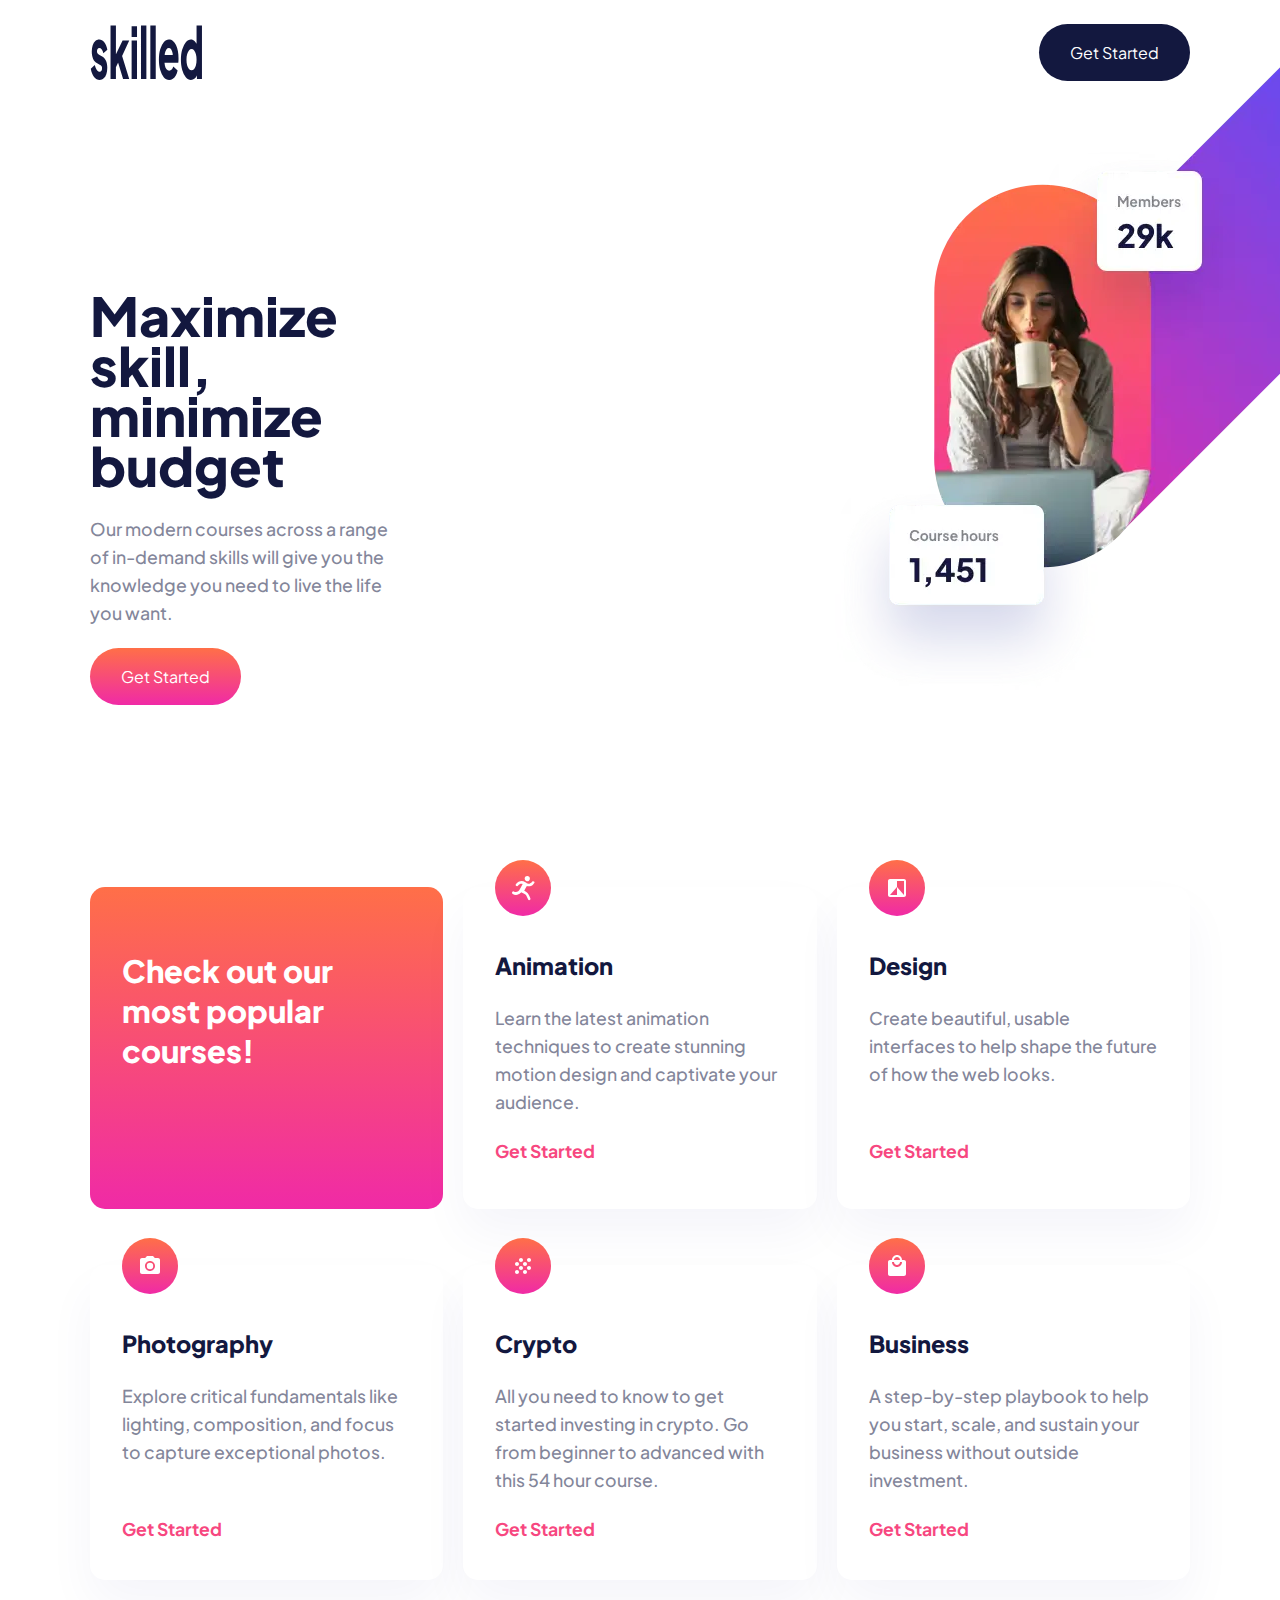
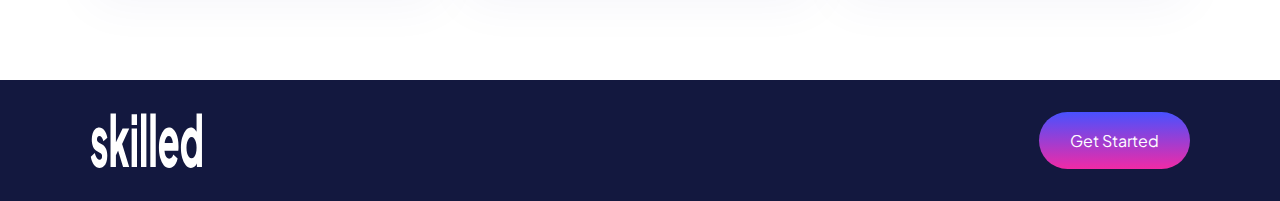
<file: index.html>
<!DOCTYPE html>
<html lang="en">
  <head>
    <meta charset="UTF-8" />
    <meta http-equiv="X-UA-Compatible" content="IE=edge" />
    <meta
      name="viewport"
      content="width=device-width, initial-scale=1.0, maximum-scale=1.0, minimum-scale=1.0, user-scalable=no"
    />
    <link
      rel="icon"
      type="image/png"
      sizes="32x32"
      href="./assets/favicon-32x32.png"
    />
    <link rel="stylesheet" href="css/style.css" />
    <title>Frontend Mentor | Skilled e-learning landing page</title>
  </head>
  <body>
    <header>
      <div class="container">
        <nav class="nav__bar">
          <img src="./assets/logo-dark.svg" alt="logo-dark" class="nav__logo" />
          <a href="#" class="btn nav__btn">Get Started</a>
        </nav>
      </div>
    </header>
    <main>
      <div class="container">
        <section class="hero__container">
          <div class="hero__text">
            <h1>Maximize skill, minimize budget</h1>
            <p>
              Our modern courses across a range of in-demand skills will give
              you the knowledge you need to live the life you want.
            </p>
            <a href="#" class="btn hero__btn">Get Started</a>
          </div>
          <div class="hero__img"></div>
        </section>
      </div>
      <div class="container">
        <section class="card__container">
          <div class="card__sub">
            <h2>Check out our most popular courses!</h2>
          </div>
          <div class="card">
            <img src="./assets/icon-animation.svg" alt="icon" />
            <h3>Animation</h3>
            <p>
              Learn the latest animation techniques to create stunning motion
              design and captivate your audience.
            </p>
            <a href="#">Get Started</a>
          </div>
          <div class="card">
            <img src="./assets/icon-design.svg" alt="icon" />
            <h3>Design</h3>
            <p>
              Create beautiful, usable interfaces to help shape the future of
              how the web looks.
            </p>
            <a href="#">Get Started</a>
          </div>
          <div class="card">
            <img src="./assets/icon-photography.svg" alt="icon" />
            <h3>Photography</h3>
            <p>
              Explore critical fundamentals like lighting, composition, and
              focus to capture exceptional photos.
            </p>
            <a href="#">Get Started</a>
          </div>
          <div class="card">
            <img src="./assets/icon-crypto.svg" alt="icon" />
            <h3>Crypto</h3>
            <p>
              All you need to know to get started investing in crypto. Go from
              beginner to advanced with this 54 hour course.
            </p>
            <a href="#">Get Started</a>
          </div>
          <div class="card">
            <img src="./assets/icon-business.svg" alt="icon" />
            <h3>Business</h3>
            <p>
              A step-by-step playbook to help you start, scale, and sustain your
              business without outside investment.
            </p>
            <a href="#">Get Started</a>
          </div>
        </section>
      </div>
    </main>

    <footer>
      <div class="container">
        <div class="footer__flex">
          <img src="./assets/logo-light.svg" alt="logo-dark" />
          <a href="#" class="btn footer__btn">Get Started</a>
        </div>
      </div>
    </footer>
  </body>
</html>
</file>
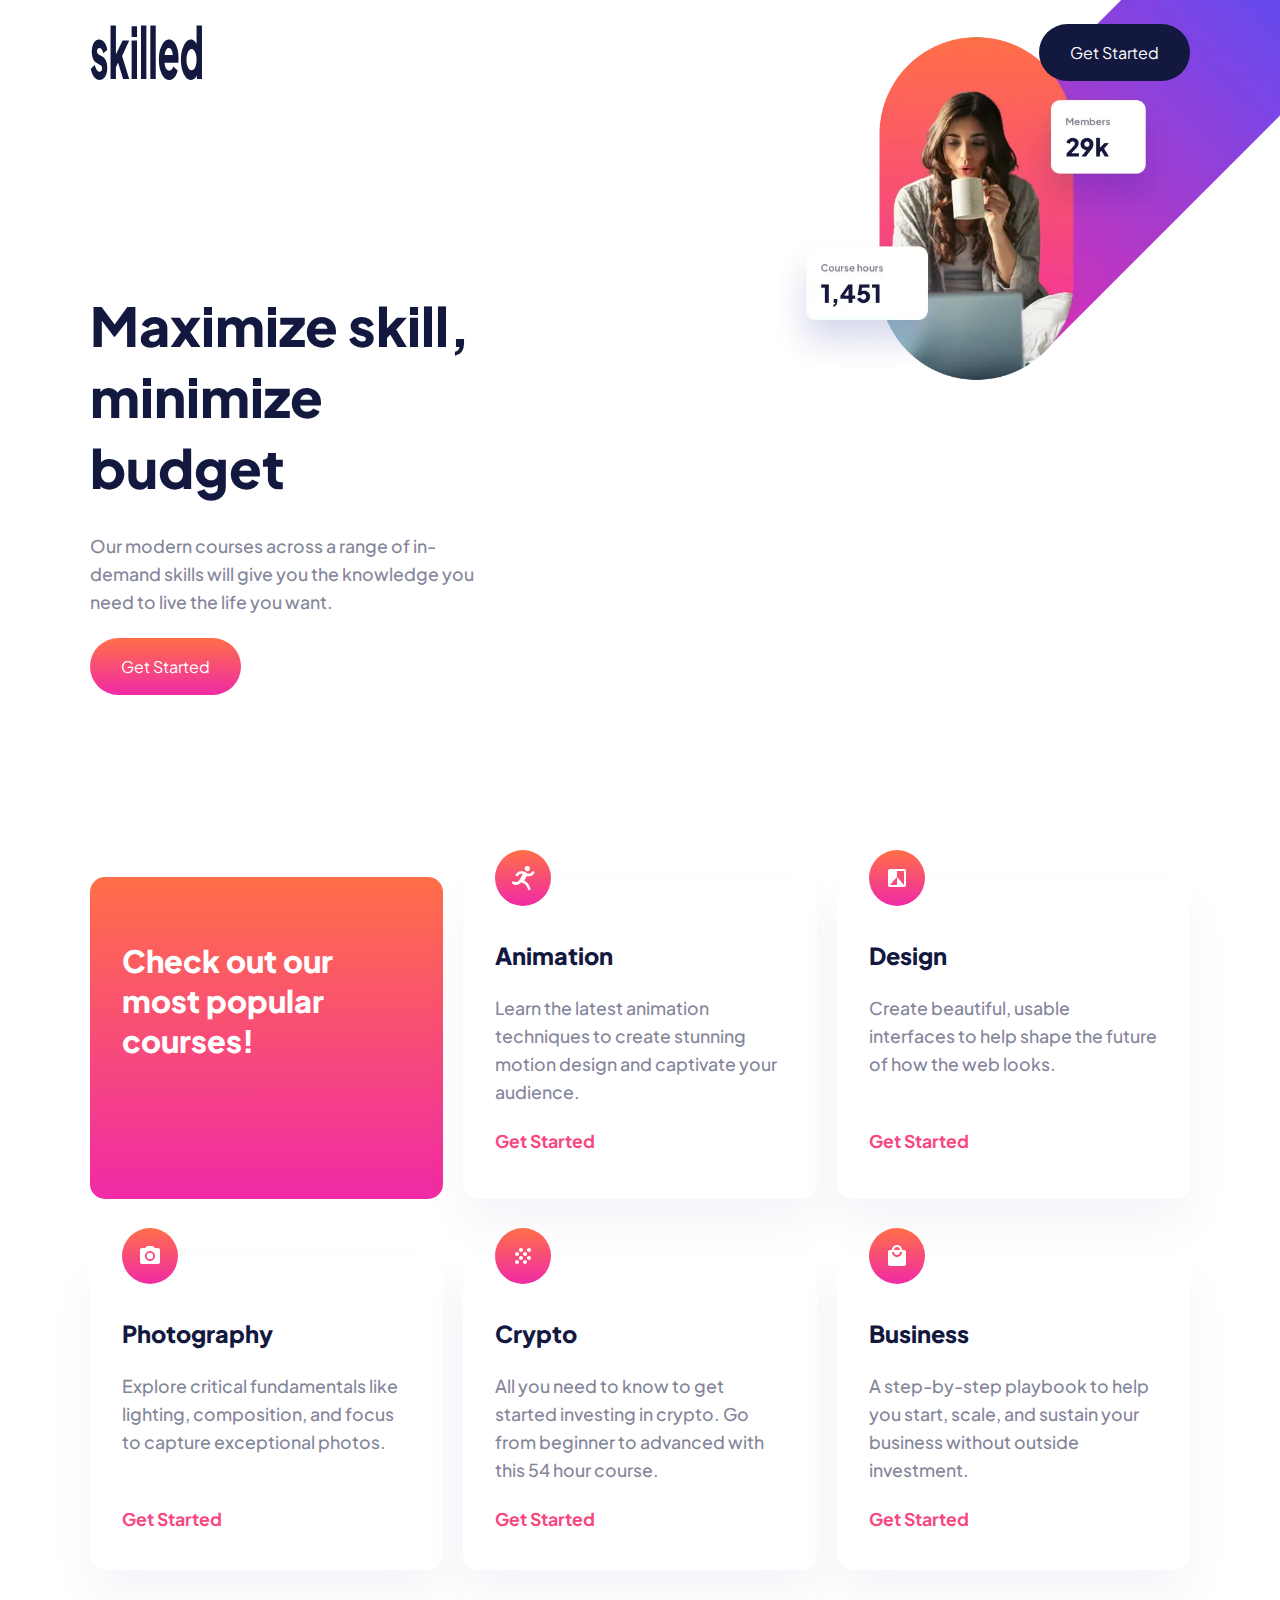
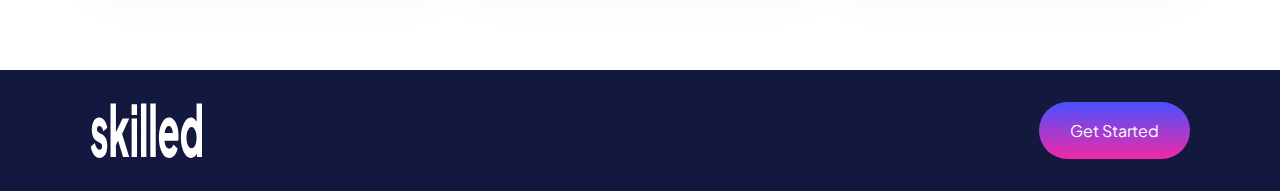
<file: starter-code/index.html>
<!DOCTYPE html>
<html lang="en">
  <head>
    <meta charset="UTF-8" />
    <meta http-equiv="X-UA-Compatible" content="IE=edge" />
    <meta
      name="viewport"
      content="width=device-width, initial-scale=1.0, maximum-scale=1.0, minimum-scale=1.0, user-scalable=no"
    />
    <link
      rel="icon"
      type="image/png"
      sizes="32x32"
      href="./assets/favicon-32x32.png"
    />
    <link rel="stylesheet" href="/starter-code/css/style.css" />
    <title>Frontend Mentor | Skilled e-learning landing page</title>
  </head>
  <body>
    <header>
      <div class="container">
        <nav class="nav__bar">
          <img src="./assets/logo-dark.svg" alt="logo-dark" class="nav__logo" />
          <a href="#" class="btn nav__btn">Get Started</a>
        </nav>
      </div>
    </header>
    <main>
      <div class="container">
        <section class="hero__container">
          <div class="hero__text">
            <h1>Maximize skill, minimize budget</h1>
            <p>
              Our modern courses across a range of in-demand skills will give
              you the knowledge you need to live the life you want.
            </p>
            <a href="#" class="btn hero__btn">Get Started</a>
          </div>
        </section>
      </div>
      <div class="container">
        <section class="card__container">
          <div class="card__sub">
            <h2>Check out our most popular courses!</h2>
          </div>
          <div class="card">
            <img src="./assets/icon-animation.svg" alt="icon" />
            <h3>Animation</h3>
            <p>
              Learn the latest animation techniques to create stunning motion
              design and captivate your audience.
            </p>
            <a href="#">Get Started</a>
          </div>
          <div class="card">
            <img src="./assets/icon-design.svg" alt="icon" />
            <h3>Design</h3>
            <p>
              Create beautiful, usable interfaces to help shape the future of
              how the web looks.
            </p>
            <a href="#">Get Started</a>
          </div>
          <div class="card">
            <img src="./assets/icon-photography.svg" alt="icon" />
            <h3>Photography</h3>
            <p>
              Explore critical fundamentals like lighting, composition, and
              focus to capture exceptional photos.
            </p>
            <a href="#">Get Started</a>
          </div>
          <div class="card">
            <img src="./assets/icon-crypto.svg" alt="icon" />
            <h3>Crypto</h3>
            <p>
              All you need to know to get started investing in crypto. Go from
              beginner to advanced with this 54 hour course.
            </p>
            <a href="#">Get Started</a>
          </div>
          <div class="card">
            <img src="./assets/icon-business.svg" alt="icon" />
            <h3>Business</h3>
            <p>
              A step-by-step playbook to help you start, scale, and sustain your
              business without outside investment.
            </p>
            <a href="#">Get Started</a>
          </div>
        </section>
      </div>
    </main>

    <footer>
      <div class="container">
        <div class="footer__flex">
          <img src="./assets/logo-light.svg" alt="logo-dark" />
          <a href="#" class="btn footer__btn">Get Started</a>
        </div>
      </div>
    </footer>
  </body>
</html>
</file>
<file: css/style.css>
@import url("https://fonts.googleapis.com/css2?family=Plus+Jakarta+Sans:wght@500;700;800&display=swap");

/* *****************************************VARIABLE */
:root {
  --primary: #ffffff;
  --secondary: #13183f;
  --neutral-1: #666ca3;
  --neutral-2: #83869a;
  --neutral-3: #f74780;
  --neutral-4: #ffa7c3;
  --gradient-1: linear-gradient(180deg, #ff6f48 0.04%, #f02aa6 100%);
  --gradient-2: linear-gradient(180deg, #4851ff 0%, #f02aa6 99.92%);
  --fs-500: clamp(1rem, calc(0.96rem + 0.18vw), 1.13rem);
  --fs-600: clamp(1.25rem, calc(1.18rem + 0.36vw), 1.5rem);
  --fs-700: clamp(1.5rem, calc(1.36rem + 0.71vw), 2rem);
  --fs-900: clamp(2.5rem, calc(2.21rem + 1.43vw), 3.5rem);
  --fw-500: 500;
  --fw-700: 700;
  --fw-800: 800;
  --radius: 30px;
}
/* *****************************************RESET */
* {
  box-sizing: border-box;
  margin: 0;
  padding: 0;
}
/* *****************************************DESKTOP */
body {
  font-family: "Plus Jakarta Sans", sans-serif;
  background-color: var(--primary);
  overflow-x: hidden;
}
.container {
  width: min(90%, 1100px);
  margin-inline: auto;
}
/* *****************************************HEADER */
header {
  padding: 24px 0;
}
.nav__bar {
  display: flex;
  justify-content: space-between;
}

.btn {
  padding: 18px 31px;
  border-radius: var(--radius);
  color: var(--primary);
  text-decoration: none;
  transition: 0.2s ease-in-out;
}
.btn:hover {
  opacity: 0.5;
}
.nav__btn {
  background-color: var(--secondary);
}
/* ***************************************** SECTION HERO */
.hero__container {
  margin: 185px 0 200px;
  position: relative;
}
.hero__text {
  width: 400px;
}
.hero__text h1 {
  color: var(--secondary);
  font-size: var(--fs-900);
  font-weight: var(--fw-800);
  line-height: 71px;
  padding-bottom: 29px;
}
p {
  color: var(--neutral-2);
  font-size: var(--fs-500);
  font-weight: var(--fw-500);
  line-height: 28px;
}
.hero__text p {
  padding-bottom: 40px;
}
.hero__btn {
  background: var(--gradient-1);
}
.hero__img {
  position: absolute;
  background-image: url("../assets/image-hero-desktop.webp");
  background-repeat: no-repeat;
  width: 1046px;
  height: 938px;
  top: -421px;
  right: -500px;
}

/* *****************************************SECTION CARD */
.card__container {
  display: grid;
  grid-template-columns: repeat(auto-fit, minmax(330px, 1fr));
  gap: 56px 20px;
  padding-bottom: 100px;
}
.card__sub {
  background: var(--gradient-1);
  color: var(--primary);
  padding: 64px 32px 138px;
  border-radius: 15px;
}
.card__sub h2 {
  font-size: var(--fs-700);
  font-weight: var(--fw-800);
  line-height: 40px;
}
.card {
  background-color: var(--primary);
  box-shadow: 0px 25px 50px 0px #06168d0b;
  padding: 64px 32px 40px;
  border-radius: 15px;
  position: relative;
}
.card img:first-child {
  position: absolute;
  top: -27px;
}
.card h3 {
  color: var(--secondary);
  font-size: var(--fs-600);
  font-weight: var(--fw-800);
  margin-bottom: 24px;
}
.card__container .card:nth-child(2) > p,
.card__container .card:nth-child(5) > p,
.card__container .card:nth-child(6) > p {
  margin-bottom: 24px;
}
.card__container .card:nth-child(3) > p,
.card__container .card:nth-child(4) > p {
  margin-bottom: 52px;
}
.card a {
  text-decoration: none;
  color: var(--neutral-3);
  font-size: var(--fs-500);
  font-weight: var(--fw-700);
  transition: 0.2s ease-in-out;
}
.card a:hover {
  color: var(--neutral-4);
}
/* *****************************************FOOTER */
footer {
  background-color: var(--secondary);
  padding-block: 32px;
}
.footer__flex {
  display: flex;
  justify-content: space-between;
}
.footer__btn {
  background: var(--gradient-2);
}

/* *****************************************RESPONSIVE */
@media screen and (max-width: 90rem) {
  .hero__text {
    width: 300px;
  }
  .hero__text h1 {
    line-height: 50px;
    padding-bottom: 25px;
  }

  .hero__text p {
    padding-bottom: 39px;
  }
  .hero__img {
    width: 695px;
    height: 723px;
    padding-top: 0;
    position: absolute;
    top: -320px;
    right: -340px;
    background-image: url("../assets/image-hero-tablet.webp");
  }
}

@media screen and (max-width: 48rem) {
  .hero__container {
    position: static;
    margin: 0;
  }
  .hero__text {
    width: 100%;
    text-align: center;
  }
  .hero__text h1 {
    line-height: 50px;
    padding-bottom: 25px;
  }
  .hero__text p {
    padding-bottom: 39px;
  }
  .card,
  .card__sub {
    padding: 32px 28px;
  }
  .hero__img {
    background-image: url("../assets/image-hero-mobile.webp");
    position: static;
    background-position: center;
    width: 100%;
    height: 409px;
  }
}
</file>
<file: starter-code/css/style.css>
@import url("https://fonts.googleapis.com/css2?family=Plus+Jakarta+Sans:wght@500;700;800&display=swap");

/* *****************************************VARIABLE */
:root {
  --primary: #ffffff;
  --secondary: #13183f;
  --neutral-1: #666ca3;
  --neutral-2: #83869a;
  --neutral-3: #f74780;
  --neutral-4: #ffa7c3;
  --gradient-1: linear-gradient(180deg, #ff6f48 0.04%, #f02aa6 100%);
  --gradient-2: linear-gradient(180deg, #4851ff 0%, #f02aa6 99.92%);
  --fs-500: clamp(1rem, calc(0.96rem + 0.18vw), 1.13rem);
  --fs-600: clamp(1.25rem, calc(1.18rem + 0.36vw), 1.5rem);
  --fs-700: clamp(1.5rem, calc(1.36rem + 0.71vw), 2rem);
  --fs-900: clamp(2.5rem, calc(2.21rem + 1.43vw), 3.5rem);
  --fw-500: 500;
  --fw-700: 700;
  --fw-800: 800;
  --radius: 30px;
}
/* *****************************************RESET */
* {
  box-sizing: border-box;
  margin: 0;
  padding: 0;
}
/* *****************************************DESKTOP */
body {
  font-family: "Plus Jakarta Sans", sans-serif;
  background-color: var(--primary);
  background-image: url("../assets/image-hero-desktop.webp");
  background-repeat: no-repeat;
  background-position: right -133px top -155px;
  background-size: contain;
}
.container {
  width: min(90%, 1100px);
  margin-inline: auto;
}
/* *****************************************HEADER */
header {
  padding: 24px 0;
}
.nav__bar {
  display: flex;
  justify-content: space-between;
}

.btn {
  padding: 18px 31px;
  border-radius: var(--radius);
  color: var(--primary);
  text-decoration: none;
  transition: 0.2s ease-in-out;
}
.btn:hover {
  opacity: 0.5;
}
.nav__btn {
  background-color: var(--secondary);
}
/* ***************************************** SECTION HERO */
.hero__container {
  margin: 185px 0 200px;
}
.hero__text {
  width: 400px;
}
.hero__text h1 {
  color: var(--secondary);
  font-size: var(--fs-900);
  font-weight: var(--fw-800);
  line-height: 71px;
  padding-bottom: 29px;
}
p {
  color: var(--neutral-2);
  font-size: var(--fs-500);
  font-weight: var(--fw-500);
  line-height: 28px;
}
.hero__text p {
  padding-bottom: 40px;
}
.hero__btn {
  background: var(--gradient-1);
}

/* *****************************************SECTION CARD */
.card__container {
  display: grid;
  grid-template-columns: repeat(auto-fit, minmax(330px, 1fr));
  gap: 56px 20px;
  padding-bottom: 100px;
}
.card__sub {
  background: var(--gradient-1);
  color: var(--primary);
  padding: 64px 32px 138px;
  border-radius: 15px;
}
.card__sub h2 {
  font-size: var(--fs-700);
  font-weight: var(--fw-800);
  line-height: 40px;
}
.card {
  background-color: var(--primary);
  box-shadow: 0px 25px 50px 0px #06168d0b;
  padding: 64px 32px 40px;
  border-radius: 15px;
  position: relative;
}
.card img:first-child {
  position: absolute;
  top: -27px;
}
.card h3 {
  color: var(--secondary);
  font-size: var(--fs-600);
  font-weight: var(--fw-800);
  margin-bottom: 24px;
}
.card__container .card:nth-child(2) > p,
.card__container .card:nth-child(5) > p,
.card__container .card:nth-child(6) > p {
  margin-bottom: 24px;
}
.card__container .card:nth-child(3) > p,
.card__container .card:nth-child(4) > p {
  margin-bottom: 52px;
}
.card a {
  text-decoration: none;
  color: var(--neutral-3);
  font-size: var(--fs-500);
  font-weight: var(--fw-700);
  transition: 0.2s ease-in-out;
}
.card a:hover {
  color: var(--neutral-4);
}
/* *****************************************FOOTER */
footer {
  background-color: var(--secondary);
  padding-block: 32px;
}
.footer__flex {
  display: flex;
  justify-content: space-between;
}
.footer__btn {
  background: var(--gradient-2);
}

/* *****************************************RESPONSIVE */
@media screen and (max-width: 2560px) {
  body {
    background-position: right -133px top -155px;
    background-size: 50%;
  }
}
@media screen and (max-width: 1920px) {
  body {
    background-position: right -133px top -155px;
    background-size: 50%;
  }
}
@media screen and (max-width: 689px) {
  .hero__text h1 {
    line-height: 50px;
    padding-bottom: 25px;
  }

  .hero__text p {
    padding-bottom: 39px;
  }
}
@media screen and (max-width: 375px) {
  .hero__text h1 {
    line-height: 50px;
    padding-bottom: 25px;
  }
  .hero__text p {
    padding-bottom: 39px;
  }
} ;
</file>
